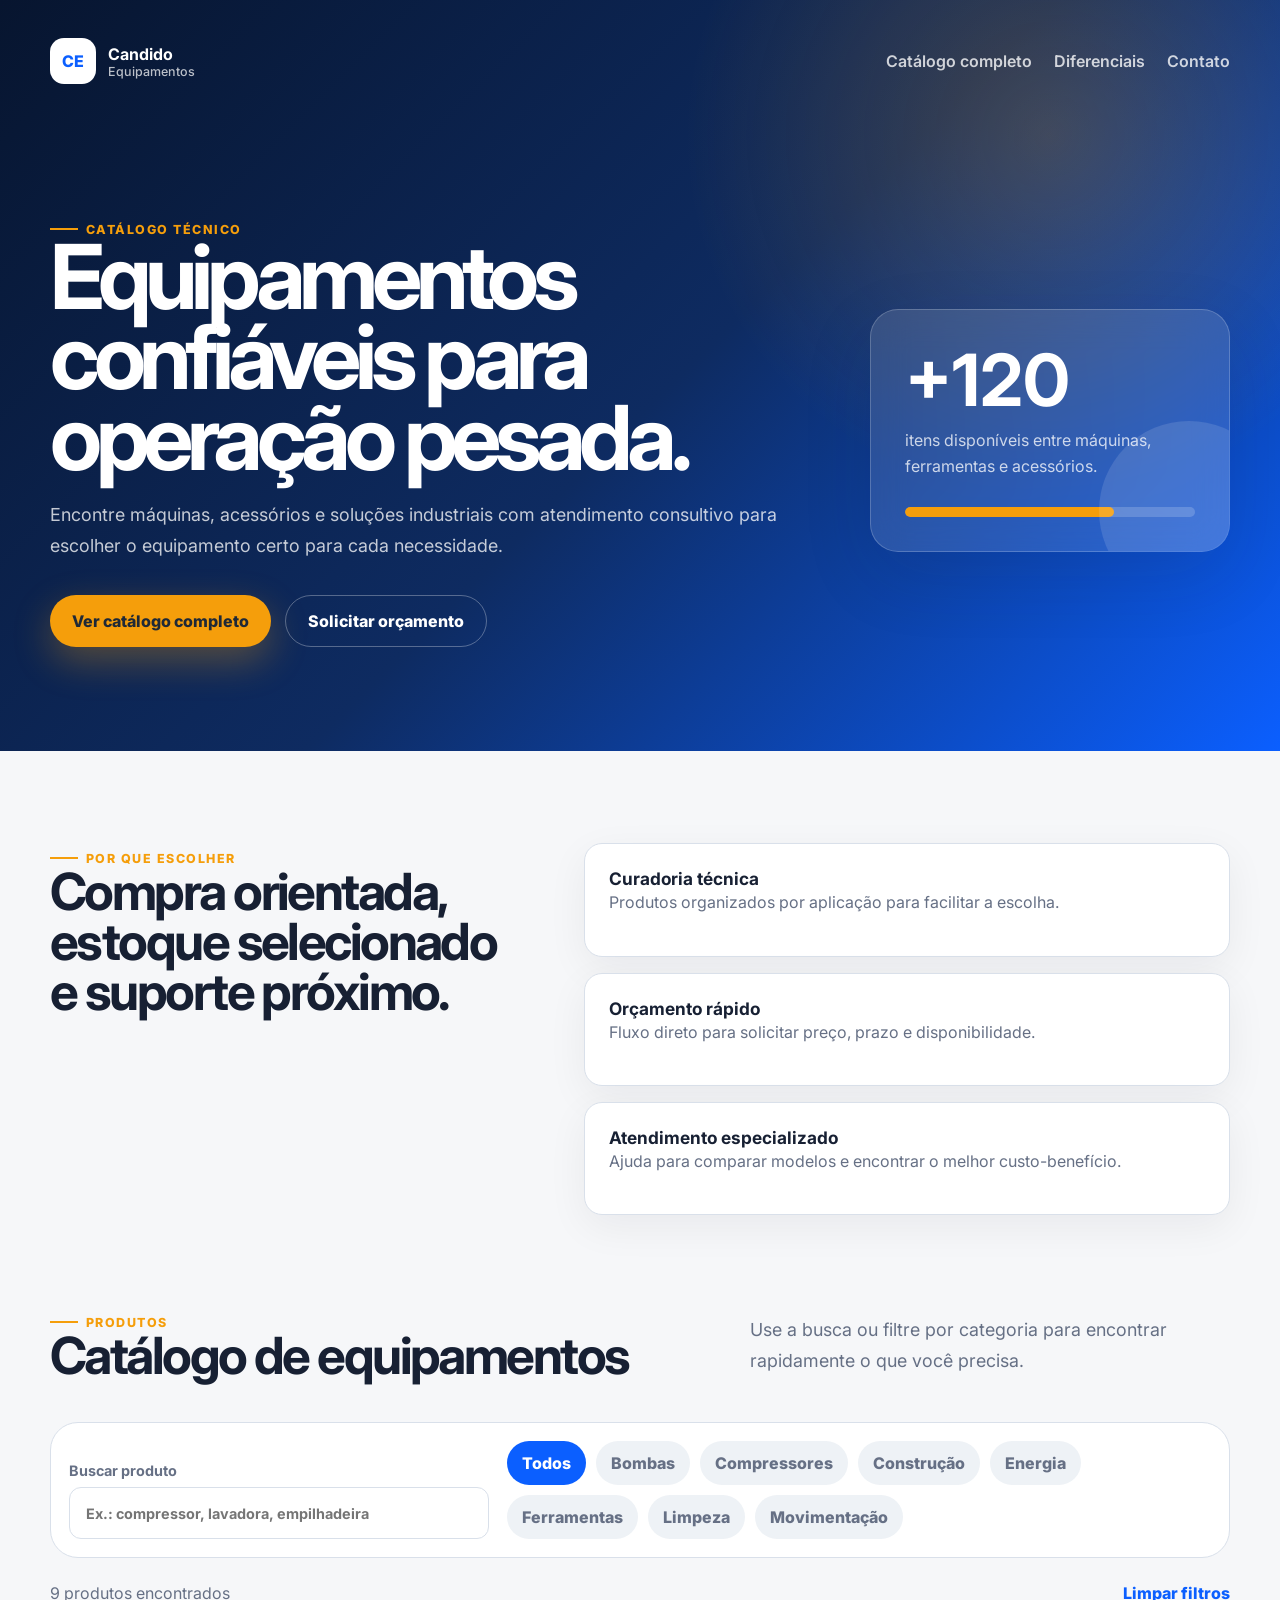
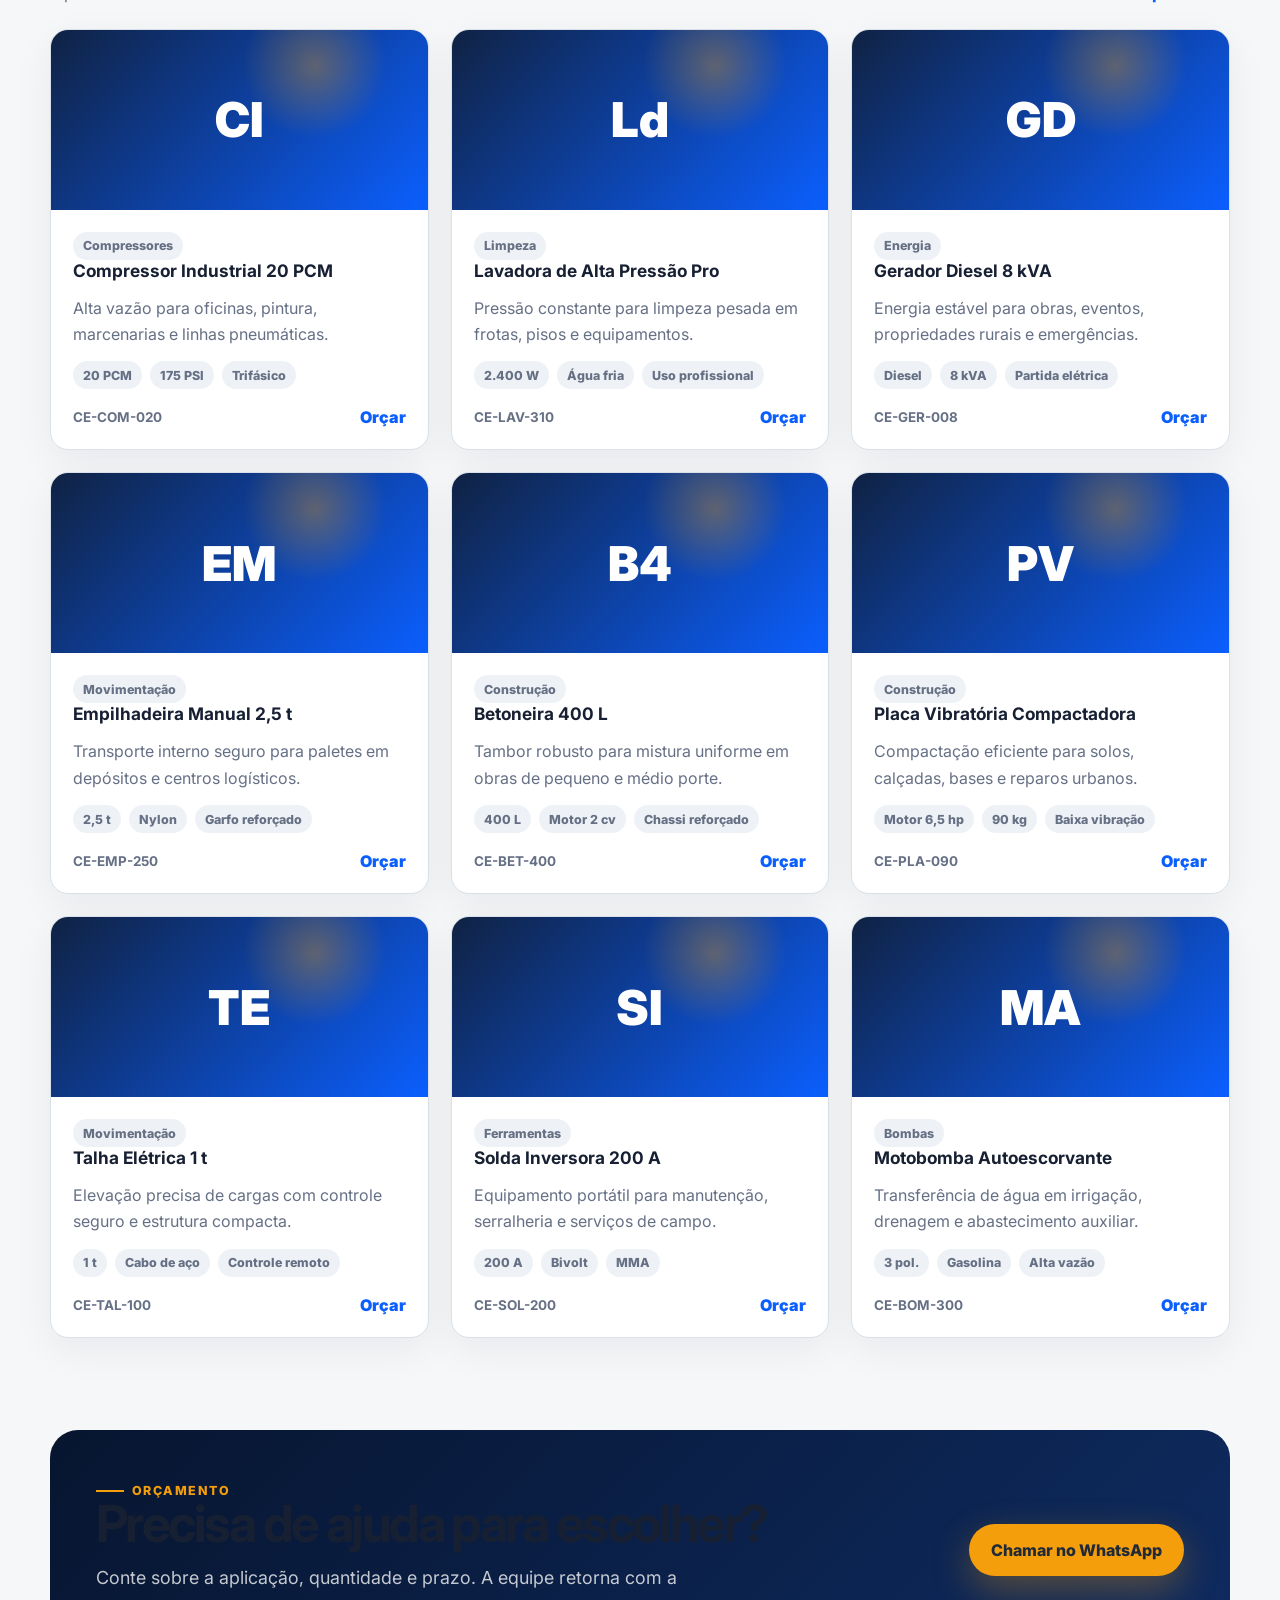
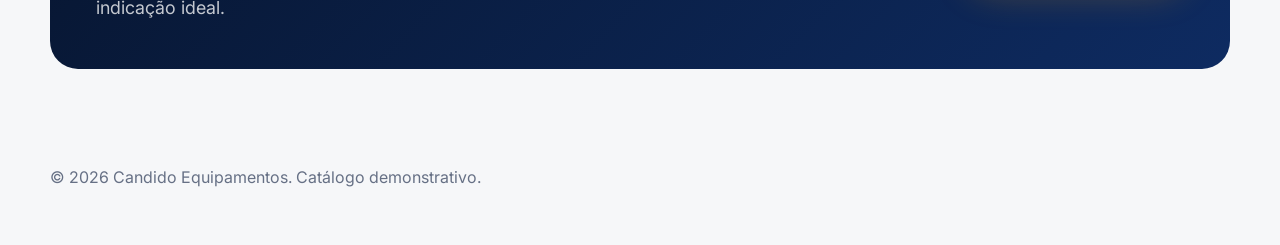
<file: index.html>
<!doctype html>
<html lang="pt-BR">
  <head>
    <meta charset="UTF-8" />
    <meta name="viewport" content="width=device-width, initial-scale=1.0" />
    <title>Catálogo | Candido Equipamentos</title>
    <meta
      name="description"
      content="Catálogo de equipamentos profissionais da Candido Equipamentos."
    />
    <link rel="preconnect" href="https://fonts.googleapis.com" />
    <link rel="preconnect" href="https://fonts.gstatic.com" crossorigin />
    <link
      href="https://fonts.googleapis.com/css2?family=Inter:wght@400;500;600;700;800&display=swap"
      rel="stylesheet"
    />
    <link rel="stylesheet" href="assets/styles.css" />
  </head>
  <body>
    <header class="site-header">
      <nav class="nav">
        <a class="brand" href="#" aria-label="Candido Equipamentos">
          <span class="brand__mark">CE</span>
          <span>
            <strong>Candido</strong>
            <small>Equipamentos</small>
          </span>
        </a>

        <div class="nav__links" aria-label="Navegação principal">
          <a href="catalogo-completo.html">Catálogo completo</a>
          <a href="#diferenciais">Diferenciais</a>
          <a href="#contato">Contato</a>
        </div>
      </nav>

      <section class="hero">
        <div class="hero__content">
          <span class="eyebrow">Catálogo técnico</span>
          <h1>Equipamentos confiáveis para operação pesada.</h1>
          <p>
            Encontre máquinas, acessórios e soluções industriais com atendimento
            consultivo para escolher o equipamento certo para cada necessidade.
          </p>
          <div class="hero__actions">
            <a class="button button--primary" href="catalogo-completo.html">
              Ver catálogo completo
            </a>
            <a class="button button--ghost" href="#contato">Solicitar orçamento</a>
          </div>
        </div>

        <aside class="hero-card" aria-label="Resumo do catálogo">
          <strong>+120</strong>
          <span>itens disponíveis entre máquinas, ferramentas e acessórios.</span>
          <div class="hero-card__meter">
            <span></span>
          </div>
        </aside>
      </section>
    </header>

    <main>
      <section class="section section--split" id="diferenciais">
        <div>
          <span class="eyebrow">Por que escolher</span>
          <h2>Compra orientada, estoque selecionado e suporte próximo.</h2>
        </div>
        <div class="features">
          <article>
            <strong>Curadoria técnica</strong>
            <p>Produtos organizados por aplicação para facilitar a escolha.</p>
          </article>
          <article>
            <strong>Orçamento rápido</strong>
            <p>Fluxo direto para solicitar preço, prazo e disponibilidade.</p>
          </article>
          <article>
            <strong>Atendimento especializado</strong>
            <p>Ajuda para comparar modelos e encontrar o melhor custo-benefício.</p>
          </article>
        </div>
      </section>

      <section class="section catalog" id="catalogo">
        <div class="section__header">
          <div>
            <span class="eyebrow">Produtos</span>
            <h2>Catálogo de equipamentos</h2>
          </div>
          <p>
            Use a busca ou filtre por categoria para encontrar rapidamente o que
            você precisa.
          </p>
        </div>

        <div class="catalog-toolbar" aria-label="Filtros do catálogo">
          <label class="search">
            <span>Buscar produto</span>
            <input
              id="searchInput"
              type="search"
              placeholder="Ex.: compressor, lavadora, empilhadeira"
              autocomplete="off"
            />
          </label>

          <div class="filters" id="categoryFilters" aria-label="Categorias"></div>
        </div>

        <div class="catalog__meta">
          <p id="resultCount"></p>
          <button class="link-button" id="clearFilters" type="button">
            Limpar filtros
          </button>
        </div>

        <div class="product-grid" id="productGrid" aria-live="polite"></div>
      </section>

      <section class="section contact" id="contato">
        <div>
          <span class="eyebrow">Orçamento</span>
          <h2>Precisa de ajuda para escolher?</h2>
          <p>
            Conte sobre a aplicação, quantidade e prazo. A equipe retorna com a
            indicação ideal.
          </p>
        </div>
        <a
          class="button button--primary"
          href="https://wa.me/5500000000000?text=Olá,%20quero%20solicitar%20um%20orçamento%20pelo%20catálogo."
          target="_blank"
          rel="noreferrer"
        >
          Chamar no WhatsApp
        </a>
      </section>
    </main>

    <footer class="footer">
      <p>© 2026 Candido Equipamentos. Catálogo demonstrativo.</p>
    </footer>

    <script src="assets/catalogo.js"></script>
  </body>
</html>
</file>
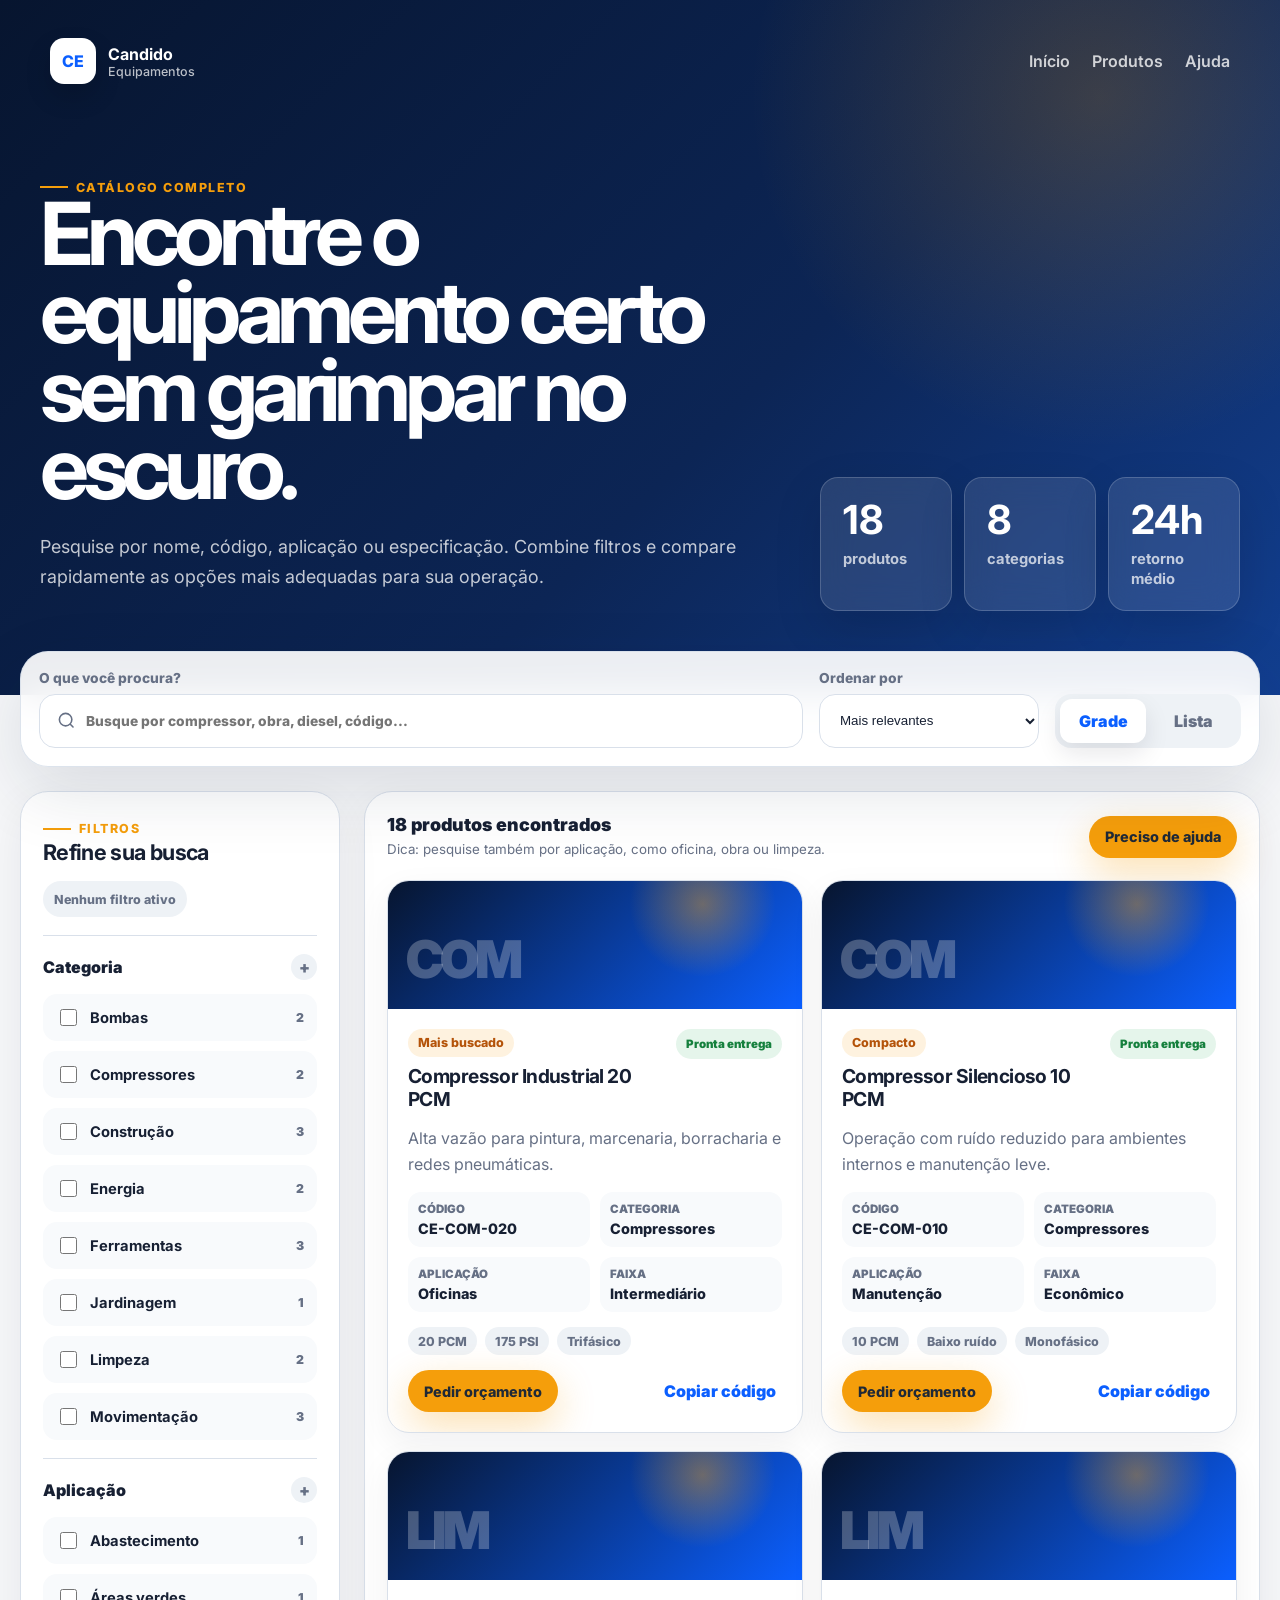
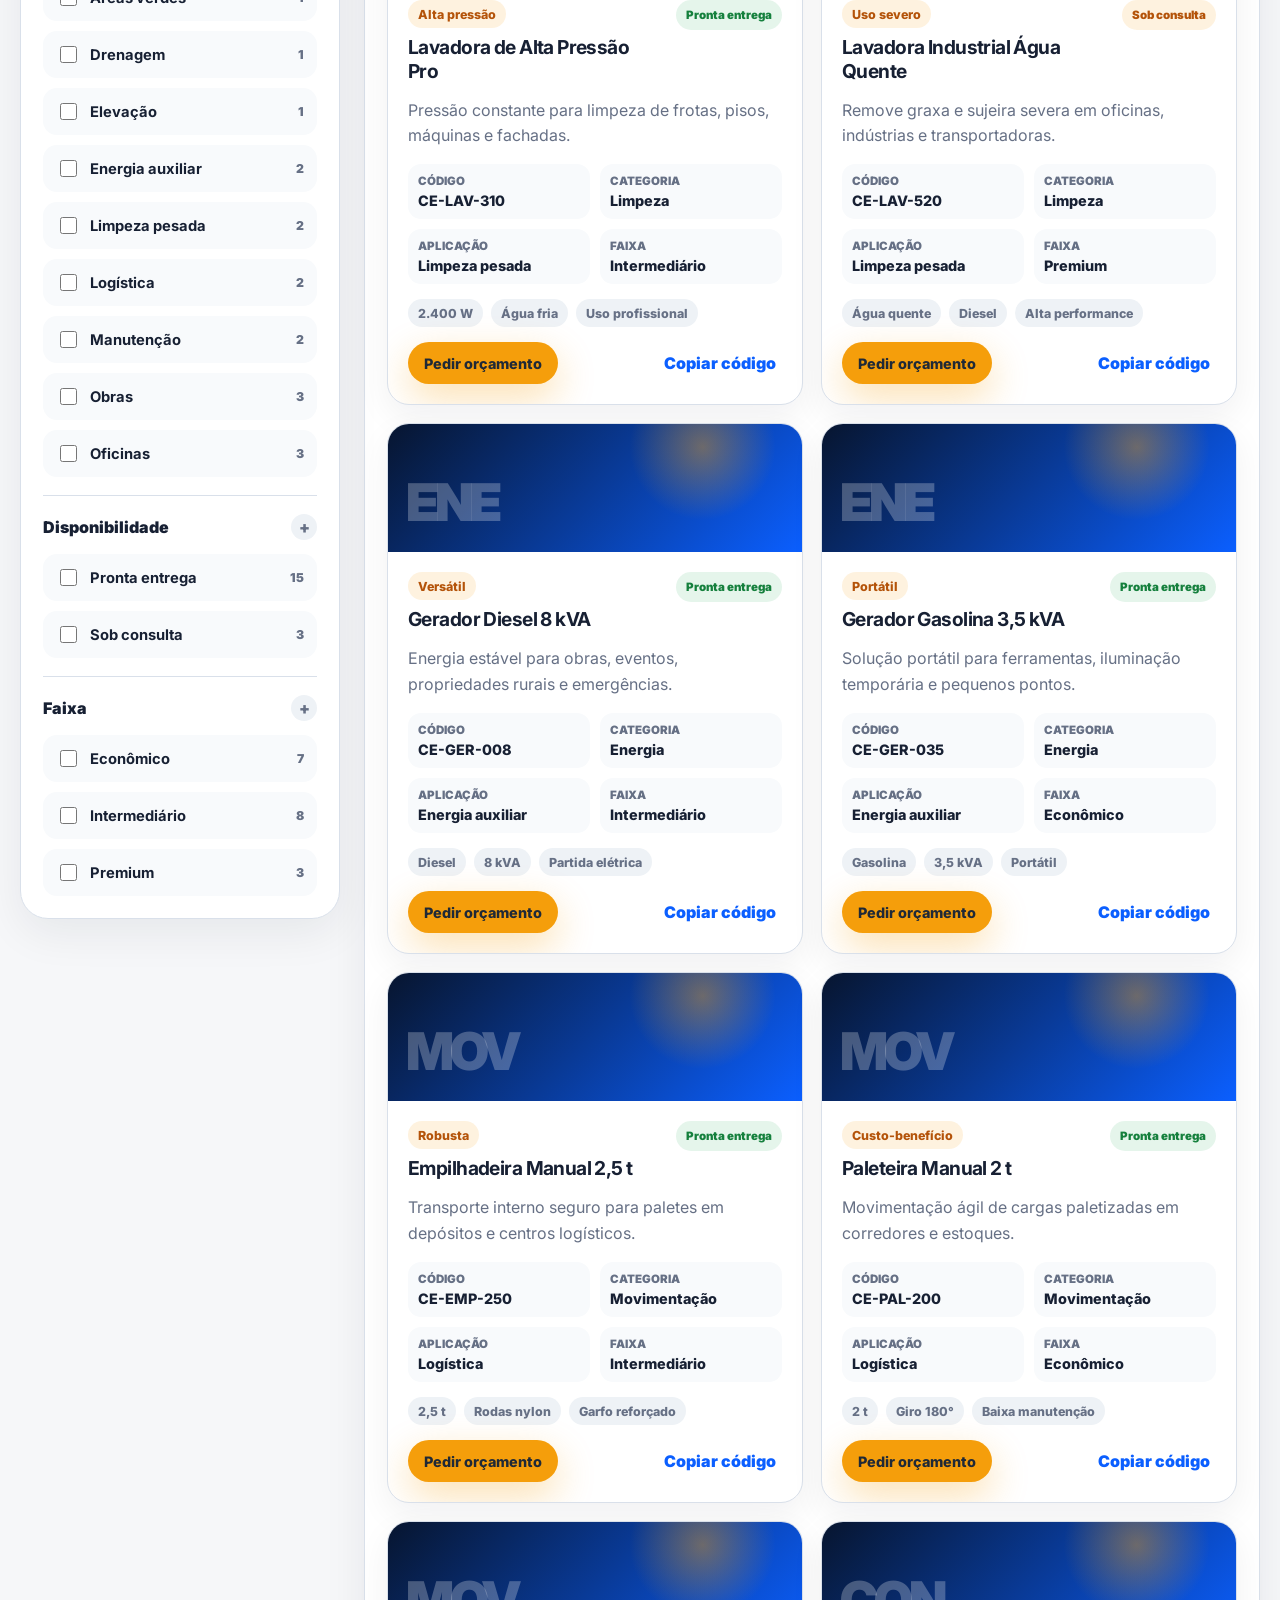
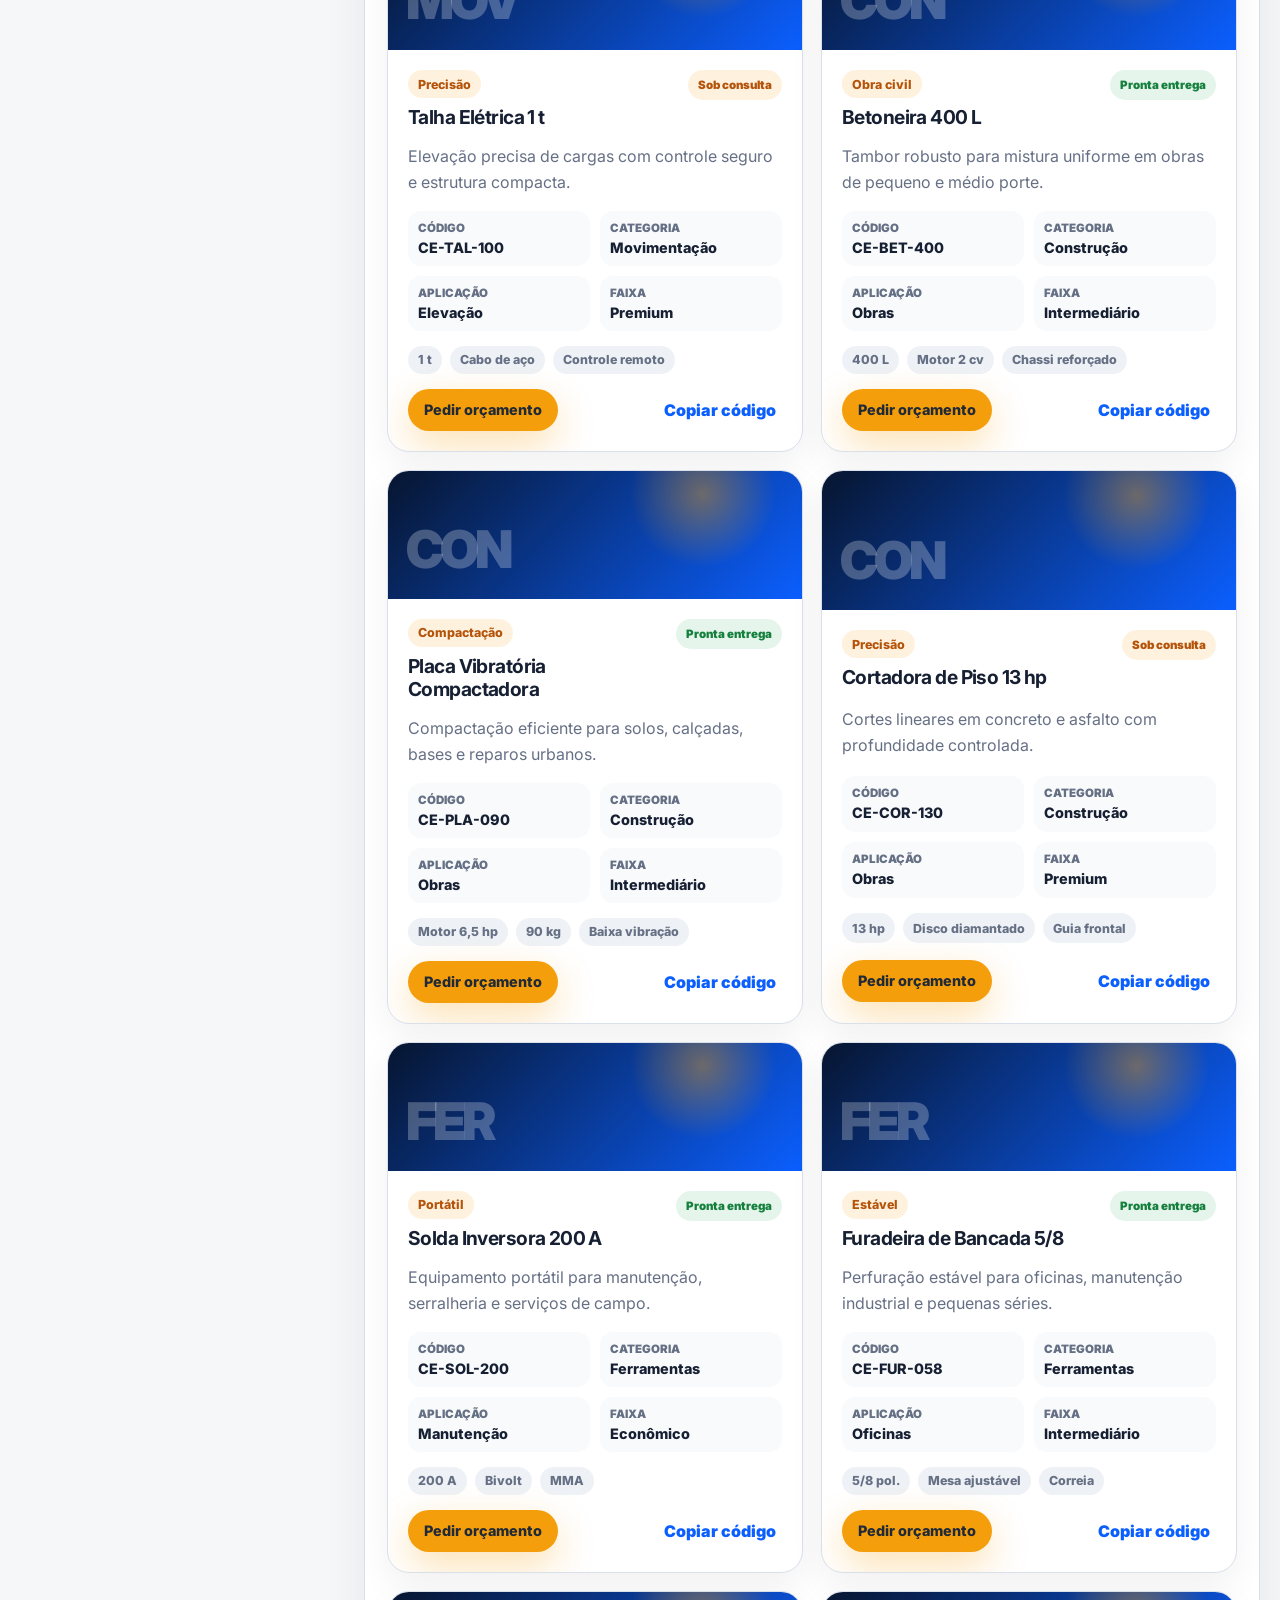
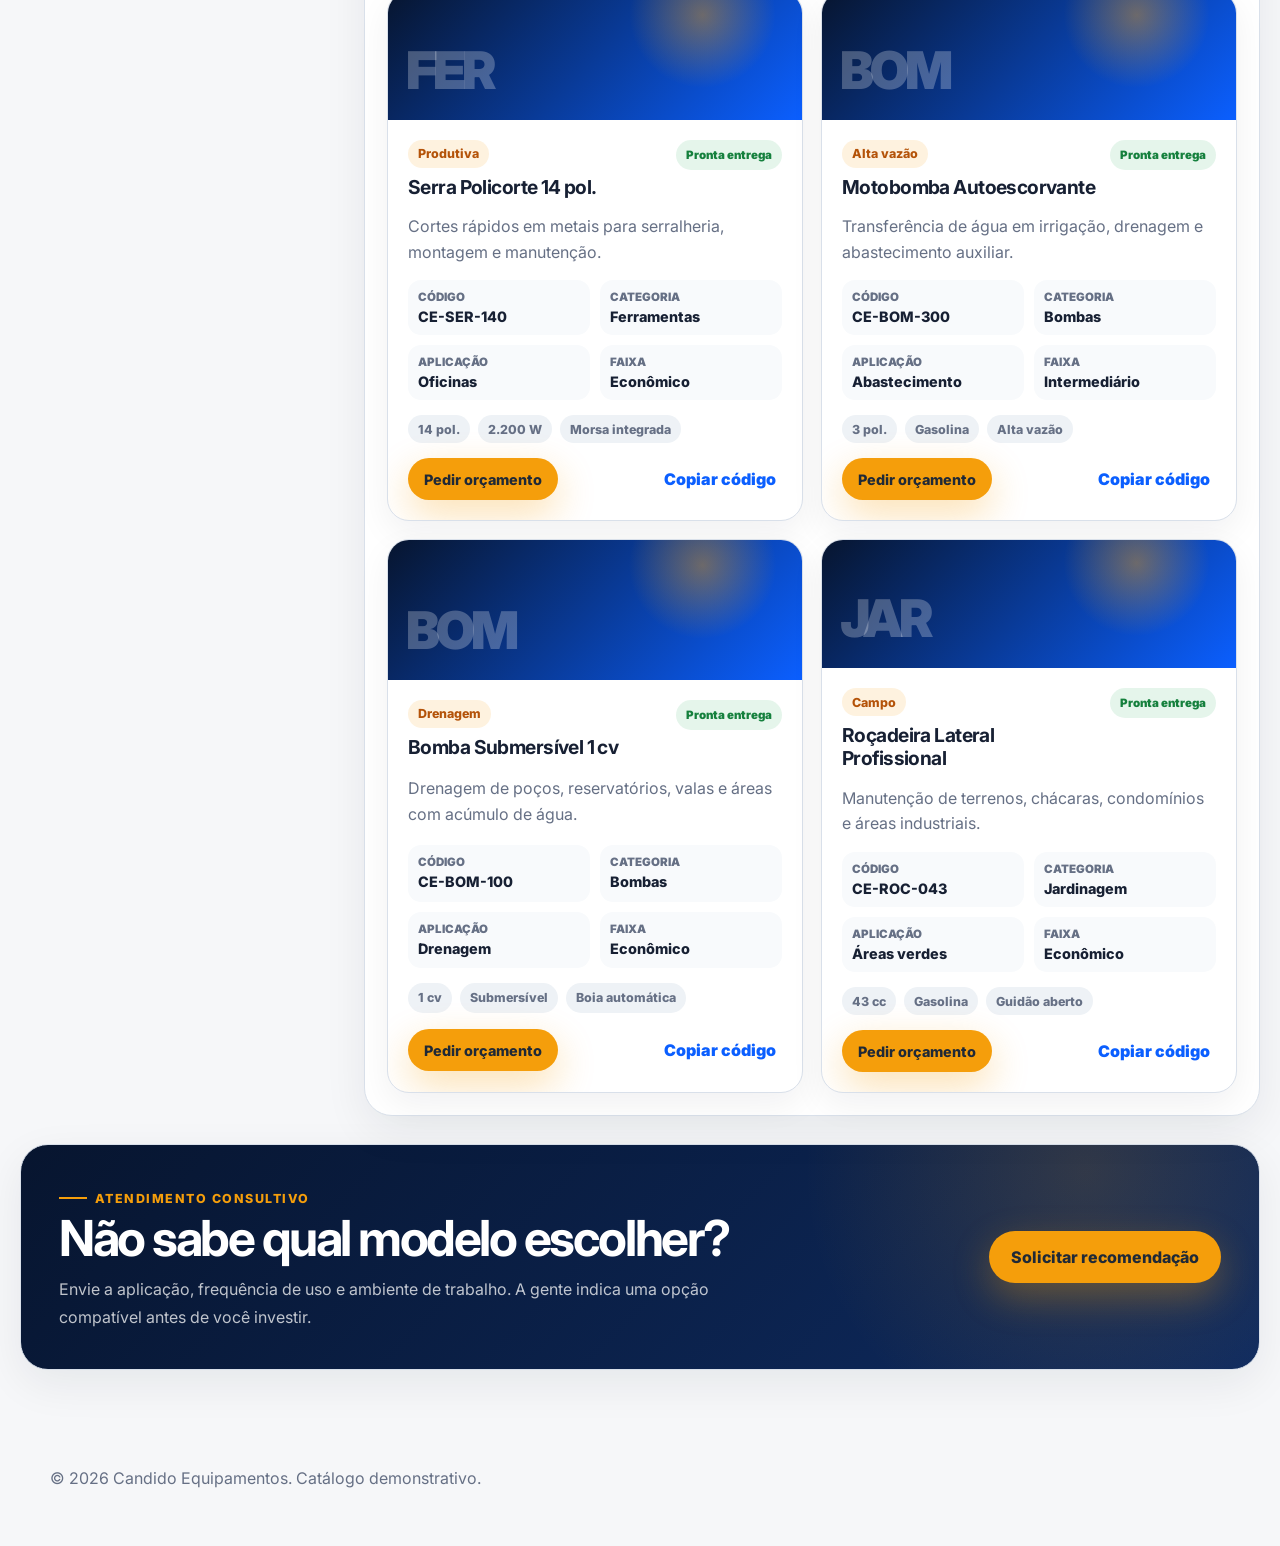
<file: catalogo-completo.html>
<!doctype html>
<html lang="pt-BR">
  <head>
    <meta charset="UTF-8" />
    <meta name="viewport" content="width=device-width, initial-scale=1.0" />
    <title>Catálogo completo | Candido Equipamentos</title>
    <meta
      name="description"
      content="Catálogo completo de equipamentos, máquinas e acessórios da Candido Equipamentos."
    />
    <link rel="preconnect" href="https://fonts.googleapis.com" />
    <link rel="preconnect" href="https://fonts.gstatic.com" crossorigin />
    <link
      href="https://fonts.googleapis.com/css2?family=Inter:wght@400;500;600;700;800;900&display=swap"
      rel="stylesheet"
    />
    <link rel="stylesheet" href="assets/styles.css" />
  </head>
  <body class="catalog-page">
    <header class="catalog-header">
      <nav class="nav catalog-nav">
        <a class="brand" href="catalogo.html" aria-label="Candido Equipamentos">
          <span class="brand__mark">CE</span>
          <span>
            <strong>Candido</strong>
            <small>Equipamentos</small>
          </span>
        </a>

        <div class="nav__links" aria-label="Navegação principal">
          <a href="catalogo.html">Início</a>
          <a href="#resultados">Produtos</a>
          <a href="#ajuda">Ajuda</a>
        </div>
      </nav>

      <section class="catalog-hero">
        <div>
          <span class="eyebrow">Catálogo completo</span>
          <h1>Encontre o equipamento certo sem garimpar no escuro.</h1>
          <p>
            Pesquise por nome, código, aplicação ou especificação. Combine
            filtros e compare rapidamente as opções mais adequadas para sua
            operação.
          </p>
        </div>

        <div class="catalog-kpis" aria-label="Resumo do catálogo">
          <article>
            <strong id="totalProducts">0</strong>
            <span>produtos</span>
          </article>
          <article>
            <strong id="totalCategories">0</strong>
            <span>categorias</span>
          </article>
          <article>
            <strong>24h</strong>
            <span>retorno médio</span>
          </article>
        </div>
      </section>
    </header>

    <main class="catalog-main" id="resultados">
      <section class="catalog-control-panel" aria-label="Pesquisa do catálogo">
        <label class="catalog-search">
          <span>O que você procura?</span>
          <input
            id="completeSearch"
            type="search"
            placeholder="Busque por compressor, obra, diesel, código..."
            autocomplete="off"
          />
        </label>

        <label class="catalog-select">
          <span>Ordenar por</span>
          <select id="sortSelect">
            <option value="relevance">Mais relevantes</option>
            <option value="name">Nome A-Z</option>
            <option value="category">Categoria</option>
            <option value="availability">Disponibilidade</option>
          </select>
        </label>

        <div class="view-toggle" aria-label="Alternar visualização">
          <button class="is-active" type="button" data-view="grid">Grade</button>
          <button type="button" data-view="list">Lista</button>
        </div>
      </section>

      <div class="catalog-layout">
        <aside class="filter-panel" aria-label="Filtros do catálogo">
          <div class="filter-panel__header">
            <div>
              <span class="eyebrow">Filtros</span>
              <h2>Refine sua busca</h2>
            </div>
            <button class="link-button" id="clearAllFilters" type="button">
              Limpar tudo
            </button>
          </div>

          <div class="active-filters" id="activeFilters" aria-live="polite"></div>

          <div class="filter-group">
            <button class="filter-group__title" type="button" data-toggle-filter>
              Categoria
              <span aria-hidden="true">+</span>
            </button>
            <div class="filter-options" id="categoryOptions"></div>
          </div>

          <div class="filter-group">
            <button class="filter-group__title" type="button" data-toggle-filter>
              Aplicação
              <span aria-hidden="true">+</span>
            </button>
            <div class="filter-options" id="applicationOptions"></div>
          </div>

          <div class="filter-group">
            <button class="filter-group__title" type="button" data-toggle-filter>
              Disponibilidade
              <span aria-hidden="true">+</span>
            </button>
            <div class="filter-options" id="availabilityOptions"></div>
          </div>

          <div class="filter-group">
            <button class="filter-group__title" type="button" data-toggle-filter>
              Faixa
              <span aria-hidden="true">+</span>
            </button>
            <div class="filter-options" id="budgetOptions"></div>
          </div>
        </aside>

        <section class="results-panel" aria-label="Resultados do catálogo">
          <div class="results-panel__header">
            <div>
              <p id="completeResultCount">0 produtos encontrados</p>
              <small id="completeResultHint">
                Dica: pesquise também por aplicação, como oficina, obra ou
                limpeza.
              </small>
            </div>
            <a class="button button--primary button--compact" href="#ajuda">
              Preciso de ajuda
            </a>
          </div>

          <div class="complete-product-grid" id="completeProductGrid"></div>
        </section>
      </div>

      <section class="catalog-help" id="ajuda">
        <div>
          <span class="eyebrow">Atendimento consultivo</span>
          <h2>Não sabe qual modelo escolher?</h2>
          <p>
            Envie a aplicação, frequência de uso e ambiente de trabalho. A gente
            indica uma opção compatível antes de você investir.
          </p>
        </div>
        <a
          class="button button--primary"
          href="https://wa.me/5500000000000?text=Olá,%20quero%20ajuda%20para%20escolher%20um%20equipamento%20no%20catálogo."
          target="_blank"
          rel="noreferrer"
        >
          Solicitar recomendação
        </a>
      </section>
    </main>

    <footer class="footer">
      <p>© 2026 Candido Equipamentos. Catálogo demonstrativo.</p>
    </footer>

    <script src="assets/catalogo-completo.js"></script>
  </body>
</html>
</file>
<file: assets/styles.css>
:root {
  --bg: #f6f7f9;
  --surface: #ffffff;
  --surface-soft: #eef2f6;
  --text: #172033;
  --muted: #667085;
  --primary: #0b5fff;
  --primary-dark: #0747be;
  --accent: #f59e0b;
  --border: #d9e0ea;
  --shadow: 0 24px 70px rgba(20, 32, 54, 0.12);
  --radius-lg: 28px;
  --radius-md: 18px;
  --radius-sm: 12px;
}

* {
  box-sizing: border-box;
}

html {
  scroll-behavior: smooth;
}

body {
  margin: 0;
  background: var(--bg);
  color: var(--text);
  font-family:
    Inter, system-ui, -apple-system, BlinkMacSystemFont, "Segoe UI", sans-serif;
}

a {
  color: inherit;
  text-decoration: none;
}

button,
input {
  font: inherit;
}

.site-header {
  min-height: 720px;
  padding: 24px;
  background:
    radial-gradient(circle at 82% 18%, rgba(245, 158, 11, 0.22), transparent 30%),
    linear-gradient(135deg, #07152f 0%, #0e2b61 52%, #0b5fff 100%);
  color: #ffffff;
}

.nav,
.hero,
.section,
.footer {
  width: min(1180px, calc(100% - 32px));
  margin: 0 auto;
}

.nav {
  display: flex;
  align-items: center;
  justify-content: space-between;
  gap: 24px;
  padding: 14px 0;
}

.brand {
  display: inline-flex;
  align-items: center;
  gap: 12px;
  font-size: 1rem;
}

.brand__mark {
  display: grid;
  width: 46px;
  height: 46px;
  place-items: center;
  border-radius: 14px;
  background: #ffffff;
  color: var(--primary);
  font-weight: 800;
}

.brand small {
  display: block;
  color: rgba(255, 255, 255, 0.72);
  font-size: 0.78rem;
  font-weight: 500;
}

.nav__links {
  display: flex;
  align-items: center;
  gap: 22px;
  color: rgba(255, 255, 255, 0.78);
  font-weight: 600;
}

.nav__links a:hover {
  color: #ffffff;
}

.hero {
  display: grid;
  grid-template-columns: minmax(0, 1fr) 360px;
  align-items: center;
  gap: 52px;
  padding: 116px 0 80px;
}

.hero__content {
  max-width: 760px;
}

.eyebrow {
  display: inline-flex;
  align-items: center;
  gap: 8px;
  color: var(--accent);
  font-size: 0.78rem;
  font-weight: 800;
  letter-spacing: 0.12em;
  text-transform: uppercase;
}

.eyebrow::before {
  width: 28px;
  height: 2px;
  background: currentColor;
  content: "";
}

h1,
h2,
p {
  margin-top: 0;
}

h1 {
  max-width: 820px;
  margin-bottom: 22px;
  font-size: clamp(3rem, 7vw, 6.5rem);
  line-height: 0.9;
  letter-spacing: -0.07em;
}

h2 {
  margin-bottom: 14px;
  font-size: clamp(2rem, 4vw, 3.65rem);
  line-height: 0.98;
  letter-spacing: -0.05em;
}

.hero p,
.section__header p,
.contact p {
  color: rgba(255, 255, 255, 0.76);
  font-size: 1.12rem;
  line-height: 1.7;
}

.hero__actions {
  display: flex;
  flex-wrap: wrap;
  gap: 14px;
  margin-top: 34px;
}

.button {
  display: inline-flex;
  align-items: center;
  justify-content: center;
  min-height: 52px;
  padding: 0 22px;
  border-radius: 999px;
  font-weight: 800;
  transition:
    transform 180ms ease,
    box-shadow 180ms ease,
    background 180ms ease;
}

.button:hover {
  transform: translateY(-2px);
}

.button--primary {
  background: var(--accent);
  color: #1f2937;
  box-shadow: 0 14px 38px rgba(245, 158, 11, 0.32);
}

.button--ghost {
  border: 1px solid rgba(255, 255, 255, 0.3);
  color: #ffffff;
}

.hero-card {
  position: relative;
  overflow: hidden;
  padding: 34px;
  border: 1px solid rgba(255, 255, 255, 0.2);
  border-radius: var(--radius-lg);
  background: rgba(255, 255, 255, 0.12);
  box-shadow: var(--shadow);
  backdrop-filter: blur(18px);
}

.hero-card::after {
  position: absolute;
  right: -50px;
  bottom: -50px;
  width: 180px;
  height: 180px;
  border-radius: 50%;
  background: rgba(255, 255, 255, 0.12);
  content: "";
}

.hero-card strong {
  display: block;
  margin-bottom: 12px;
  font-size: 4.5rem;
  line-height: 1;
}

.hero-card span {
  color: rgba(255, 255, 255, 0.76);
  line-height: 1.6;
}

.hero-card__meter {
  height: 10px;
  margin-top: 28px;
  overflow: hidden;
  border-radius: 999px;
  background: rgba(255, 255, 255, 0.18);
}

.hero-card__meter span {
  display: block;
  width: 72%;
  height: 100%;
  border-radius: inherit;
  background: var(--accent);
}

.section {
  padding: 92px 0;
}

.section--split {
  display: grid;
  grid-template-columns: 0.85fr 1.15fr;
  gap: 56px;
  align-items: start;
}

.section--split h2,
.catalog h2,
.contact h2 {
  color: var(--text);
}

.features {
  display: grid;
  gap: 16px;
}

.features article,
.product-card {
  border: 1px solid var(--border);
  border-radius: var(--radius-md);
  background: var(--surface);
  box-shadow: 0 12px 40px rgba(15, 23, 42, 0.06);
}

.features article {
  padding: 24px;
}

.features strong,
.product-card h3 {
  font-size: 1.08rem;
}

.features p,
.product-card p,
.catalog__meta,
.empty-state {
  color: var(--muted);
  line-height: 1.65;
}

.catalog {
  padding-top: 0;
}

.section__header {
  display: flex;
  align-items: end;
  justify-content: space-between;
  gap: 32px;
  margin-bottom: 28px;
}

.section__header p {
  max-width: 480px;
  color: var(--muted);
}

.catalog-toolbar {
  display: grid;
  grid-template-columns: minmax(260px, 420px) 1fr;
  gap: 18px;
  align-items: end;
  padding: 18px;
  border: 1px solid var(--border);
  border-radius: var(--radius-lg);
  background: var(--surface);
}

.search {
  display: grid;
  gap: 8px;
  color: var(--muted);
  font-size: 0.9rem;
  font-weight: 700;
}

.search input {
  width: 100%;
  min-height: 52px;
  padding: 0 16px;
  border: 1px solid var(--border);
  border-radius: var(--radius-sm);
  color: var(--text);
  outline: none;
}

.search input:focus {
  border-color: var(--primary);
  box-shadow: 0 0 0 4px rgba(11, 95, 255, 0.12);
}

.filters {
  display: flex;
  flex-wrap: wrap;
  gap: 10px;
}

.filter-button,
.link-button {
  border: 0;
  cursor: pointer;
  font-weight: 800;
}

.filter-button {
  min-height: 44px;
  padding: 0 15px;
  border-radius: 999px;
  background: var(--surface-soft);
  color: var(--muted);
}

.filter-button.is-active {
  background: var(--primary);
  color: #ffffff;
}

.catalog__meta {
  display: flex;
  justify-content: space-between;
  gap: 16px;
  margin: 22px 0;
}

.catalog__meta p {
  margin: 0;
}

.link-button {
  padding: 0;
  background: none;
  color: var(--primary);
}

.product-grid {
  display: grid;
  grid-template-columns: repeat(3, minmax(0, 1fr));
  gap: 22px;
}

.product-card {
  display: grid;
  overflow: hidden;
}

.product-card__visual {
  display: grid;
  min-height: 180px;
  place-items: center;
  background:
    radial-gradient(circle at 70% 20%, rgba(245, 158, 11, 0.35), transparent 24%),
    linear-gradient(135deg, #102243, #0b5fff);
  color: #ffffff;
  font-size: 3rem;
  font-weight: 900;
}

.product-card__body {
  display: grid;
  gap: 14px;
  padding: 22px;
}

.product-card h3,
.product-card p {
  margin: 0;
}

.product-card__tags {
  display: flex;
  flex-wrap: wrap;
  gap: 8px;
}

.tag {
  display: inline-flex;
  align-items: center;
  min-height: 28px;
  padding: 0 10px;
  border-radius: 999px;
  background: var(--surface-soft);
  color: var(--muted);
  font-size: 0.78rem;
  font-weight: 800;
}

.product-card__footer {
  display: flex;
  align-items: center;
  justify-content: space-between;
  gap: 16px;
  margin-top: 4px;
}

.product-card__code {
  color: var(--muted);
  font-size: 0.84rem;
  font-weight: 700;
}

.product-card__quote {
  color: var(--primary);
  font-weight: 900;
}

.empty-state {
  grid-column: 1 / -1;
  padding: 36px;
  border: 1px dashed var(--border);
  border-radius: var(--radius-md);
  background: var(--surface);
  text-align: center;
}

.contact {
  display: flex;
  align-items: center;
  justify-content: space-between;
  gap: 32px;
  margin-bottom: 72px;
  padding: 46px;
  border-radius: var(--radius-lg);
  background: linear-gradient(135deg, #07152f, #0e2b61);
  color: #ffffff;
}

.contact p {
  max-width: 620px;
  margin-bottom: 0;
}

.footer {
  padding: 26px 0 42px;
  color: var(--muted);
}

@media (max-width: 920px) {
  .site-header {
    min-height: auto;
  }

  .hero,
  .section--split,
  .catalog-toolbar {
    grid-template-columns: 1fr;
  }

  .hero {
    padding-top: 72px;
  }

  .section__header,
  .contact {
    align-items: start;
    flex-direction: column;
  }

  .product-grid {
    grid-template-columns: repeat(2, minmax(0, 1fr));
  }
}

@media (max-width: 640px) {
  .site-header {
    padding: 18px 0;
  }

  .nav {
    align-items: start;
    flex-direction: column;
  }

  .nav__links {
    width: 100%;
    justify-content: space-between;
    gap: 12px;
    font-size: 0.92rem;
  }

  h1 {
    font-size: clamp(2.7rem, 18vw, 4.4rem);
  }

  .hero-card {
    padding: 26px;
  }

  .section {
    padding: 64px 0;
  }

  .product-grid {
    grid-template-columns: 1fr;
  }

  .catalog__meta {
    align-items: start;
    flex-direction: column;
  }
}

.catalog-page {
  background:
    linear-gradient(180deg, #eef3fb 0%, rgba(246, 247, 249, 0) 360px),
    var(--bg);
}

.catalog-header {
  padding: 24px 24px 84px;
  background:
    radial-gradient(circle at 86% 14%, rgba(245, 158, 11, 0.2), transparent 28%),
    linear-gradient(135deg, #07152f 0%, #0c2555 58%, #123f91 100%);
  color: #ffffff;
}

.catalog-nav .brand__mark {
  box-shadow: 0 12px 26px rgba(0, 0, 0, 0.16);
}

.catalog-hero,
.catalog-main {
  width: min(1240px, calc(100% - 32px));
  margin: 0 auto;
}

.catalog-hero {
  display: grid;
  grid-template-columns: minmax(0, 1fr) 420px;
  gap: 48px;
  align-items: end;
  padding-top: 74px;
}

.catalog-hero h1 {
  max-width: 850px;
  margin-bottom: 24px;
  font-size: clamp(3rem, 6.8vw, 6rem);
}

.catalog-hero p {
  max-width: 760px;
  color: rgba(255, 255, 255, 0.76);
  font-size: 1.12rem;
  line-height: 1.7;
}

.catalog-kpis {
  display: grid;
  grid-template-columns: repeat(3, minmax(0, 1fr));
  gap: 12px;
}

.catalog-kpis article {
  min-height: 128px;
  padding: 22px;
  border: 1px solid rgba(255, 255, 255, 0.18);
  border-radius: var(--radius-md);
  background: rgba(255, 255, 255, 0.11);
  box-shadow: 0 18px 48px rgba(0, 0, 0, 0.13);
  backdrop-filter: blur(16px);
}

.catalog-kpis strong {
  display: block;
  margin-bottom: 8px;
  font-size: 2.5rem;
  line-height: 1;
}

.catalog-kpis span {
  color: rgba(255, 255, 255, 0.72);
  font-size: 0.92rem;
  font-weight: 700;
}

.catalog-main {
  margin-top: -44px;
  padding-bottom: 72px;
}

.catalog-control-panel {
  position: sticky;
  top: 0;
  z-index: 10;
  display: grid;
  grid-template-columns: minmax(280px, 1fr) 220px auto;
  gap: 16px;
  align-items: end;
  padding: 18px;
  border: 1px solid rgba(217, 224, 234, 0.9);
  border-radius: var(--radius-lg);
  background: rgba(255, 255, 255, 0.92);
  box-shadow: var(--shadow);
  backdrop-filter: blur(18px);
}

.catalog-search,
.catalog-select {
  display: grid;
  gap: 8px;
  color: var(--muted);
  font-size: 0.86rem;
  font-weight: 800;
}

.catalog-search input,
.catalog-select select {
  width: 100%;
  min-height: 54px;
  border: 1px solid var(--border);
  border-radius: 16px;
  background: #ffffff;
  color: var(--text);
  outline: none;
}

.catalog-search input {
  padding: 0 18px 0 46px;
  background-image: linear-gradient(transparent, transparent),
    url("data:image/svg+xml,%3Csvg width='19' height='19' viewBox='0 0 24 24' fill='none' xmlns='http://www.w3.org/2000/svg'%3E%3Cpath d='M10.875 18.75a7.875 7.875 0 1 1 0-15.75 7.875 7.875 0 0 1 0 15.75ZM20.25 20.25l-3.75-3.75' stroke='%23667085' stroke-width='2' stroke-linecap='round'/%3E%3C/svg%3E");
  background-repeat: no-repeat;
  background-position: 17px center;
}

.catalog-select select {
  padding: 0 16px;
  cursor: pointer;
}

.catalog-search input:focus,
.catalog-select select:focus {
  border-color: var(--primary);
  box-shadow: 0 0 0 4px rgba(11, 95, 255, 0.12);
}

.view-toggle {
  display: inline-grid;
  grid-template-columns: repeat(2, 1fr);
  gap: 4px;
  min-height: 54px;
  padding: 5px;
  border-radius: 16px;
  background: var(--surface-soft);
}

.view-toggle button {
  min-width: 86px;
  border: 0;
  border-radius: 12px;
  background: transparent;
  color: var(--muted);
  cursor: pointer;
  font-weight: 900;
}

.view-toggle button.is-active {
  background: #ffffff;
  color: var(--primary);
  box-shadow: 0 10px 24px rgba(15, 23, 42, 0.1);
}

.catalog-layout {
  display: grid;
  grid-template-columns: 320px minmax(0, 1fr);
  gap: 24px;
  align-items: start;
  margin-top: 24px;
}

.filter-panel,
.results-panel,
.catalog-help {
  border: 1px solid var(--border);
  border-radius: var(--radius-lg);
  background: var(--surface);
  box-shadow: 0 14px 44px rgba(15, 23, 42, 0.07);
}

.filter-panel {
  position: sticky;
  top: 112px;
  padding: 22px;
}

.filter-panel__header {
  display: flex;
  align-items: start;
  justify-content: space-between;
  gap: 16px;
  margin-bottom: 18px;
}

.filter-panel__header h2 {
  margin: 6px 0 0;
  font-size: 1.35rem;
  letter-spacing: -0.03em;
}

.active-filters {
  display: flex;
  flex-wrap: wrap;
  gap: 8px;
  min-height: 36px;
  margin-bottom: 18px;
}

.active-filters span,
.active-filters button {
  display: inline-flex;
  align-items: center;
  min-height: 32px;
  padding: 0 11px;
  border-radius: 999px;
  font-size: 0.78rem;
  font-weight: 800;
}

.active-filters span {
  background: var(--surface-soft);
  color: var(--muted);
}

.active-filters button {
  border: 0;
  background: rgba(11, 95, 255, 0.1);
  color: var(--primary);
  cursor: pointer;
}

.filter-group {
  border-top: 1px solid var(--border);
  padding: 18px 0;
}

.filter-group:last-child {
  padding-bottom: 0;
}

.filter-group__title {
  display: flex;
  align-items: center;
  justify-content: space-between;
  width: 100%;
  border: 0;
  background: transparent;
  color: var(--text);
  cursor: pointer;
  font-weight: 900;
  padding: 0;
  text-align: left;
}

.filter-group__title span {
  display: grid;
  width: 26px;
  height: 26px;
  place-items: center;
  border-radius: 50%;
  background: var(--surface-soft);
  color: var(--muted);
}

.filter-group.is-collapsed .filter-options {
  display: none;
}

.filter-options {
  display: grid;
  gap: 10px;
  margin-top: 14px;
}

.filter-option {
  display: grid;
  grid-template-columns: auto 1fr auto;
  gap: 10px;
  align-items: center;
  padding: 11px 12px;
  border: 1px solid transparent;
  border-radius: 14px;
  background: #f8fafc;
  color: var(--text);
  cursor: pointer;
  font-size: 0.92rem;
  font-weight: 700;
}

.filter-option:hover,
.filter-option:has(input:checked) {
  border-color: rgba(11, 95, 255, 0.26);
  background: rgba(11, 95, 255, 0.07);
}

.filter-option input {
  width: 17px;
  height: 17px;
  accent-color: var(--primary);
}

.filter-option small {
  color: var(--muted);
  font-weight: 900;
}

.filter-option.is-muted:not(:has(input:checked)) {
  opacity: 0.5;
}

.results-panel {
  min-width: 0;
  padding: 22px;
}

.results-panel__header {
  display: flex;
  align-items: center;
  justify-content: space-between;
  gap: 18px;
  margin-bottom: 20px;
}

.results-panel__header p {
  margin-bottom: 3px;
  color: var(--text);
  font-size: 1.12rem;
  font-weight: 900;
}

.results-panel__header small {
  color: var(--muted);
  line-height: 1.5;
}

.button--compact {
  min-height: 42px;
  padding: 0 16px;
  font-size: 0.9rem;
  white-space: nowrap;
}

.complete-product-grid {
  display: grid;
  grid-template-columns: repeat(2, minmax(0, 1fr));
  gap: 18px;
}

.complete-product-card {
  display: grid;
  overflow: hidden;
  border: 1px solid var(--border);
  border-radius: 22px;
  background: #ffffff;
  box-shadow: 0 12px 34px rgba(15, 23, 42, 0.06);
  transition:
    transform 180ms ease,
    box-shadow 180ms ease,
    border-color 180ms ease;
}

.complete-product-card:hover {
  transform: translateY(-3px);
  border-color: rgba(11, 95, 255, 0.28);
  box-shadow: 0 18px 48px rgba(15, 23, 42, 0.11);
}

.complete-product-card__visual {
  display: grid;
  min-height: 128px;
  place-items: end start;
  padding: 18px;
  background:
    radial-gradient(circle at 76% 18%, rgba(245, 158, 11, 0.42), transparent 22%),
    linear-gradient(135deg, #07152f, #0b5fff);
}

.complete-product-card__visual span {
  color: rgba(255, 255, 255, 0.26);
  font-size: 3.25rem;
  font-weight: 900;
  letter-spacing: -0.08em;
}

.complete-product-card__content {
  display: grid;
  gap: 15px;
  padding: 20px;
}

.complete-product-card__top {
  display: flex;
  align-items: start;
  justify-content: space-between;
  gap: 14px;
}

.complete-product-card h3 {
  margin: 8px 0 0;
  font-size: 1.2rem;
  letter-spacing: -0.03em;
  line-height: 1.2;
}

.complete-product-card p {
  margin: 0;
  color: var(--muted);
  line-height: 1.62;
}

.tag--accent {
  background: rgba(245, 158, 11, 0.13);
  color: #b45309;
}

.availability {
  display: inline-flex;
  align-items: center;
  min-height: 30px;
  padding: 0 10px;
  border-radius: 999px;
  font-size: 0.72rem;
  font-weight: 900;
  white-space: nowrap;
}

.availability.is-ready {
  background: rgba(22, 163, 74, 0.11);
  color: #15803d;
}

.availability.is-consult {
  background: rgba(245, 158, 11, 0.13);
  color: #b45309;
}

.product-meta {
  display: grid;
  grid-template-columns: repeat(2, minmax(0, 1fr));
  gap: 10px;
  margin: 0;
}

.product-meta div {
  padding: 10px;
  border-radius: 13px;
  background: #f8fafc;
}

.product-meta dt {
  color: var(--muted);
  font-size: 0.72rem;
  font-weight: 900;
  text-transform: uppercase;
}

.product-meta dd {
  margin: 4px 0 0;
  color: var(--text);
  font-size: 0.9rem;
  font-weight: 800;
}

.complete-product-card__actions {
  display: flex;
  align-items: center;
  justify-content: space-between;
  gap: 12px;
}

.ghost-action {
  min-height: 42px;
  border: 0;
  background: transparent;
  color: var(--primary);
  cursor: pointer;
  font-weight: 900;
}

.complete-product-grid.is-list {
  grid-template-columns: 1fr;
}

.complete-product-grid.is-list .complete-product-card {
  grid-template-columns: 180px minmax(0, 1fr);
}

.complete-product-grid.is-list .complete-product-card__visual {
  min-height: 100%;
}

.empty-state--large {
  display: grid;
  gap: 8px;
  min-height: 260px;
  place-content: center;
}

.empty-state--large strong {
  color: var(--text);
  font-size: 1.3rem;
}

.catalog-help {
  display: flex;
  align-items: center;
  justify-content: space-between;
  gap: 28px;
  margin-top: 28px;
  padding: 38px;
  background:
    radial-gradient(circle at 86% 12%, rgba(245, 158, 11, 0.16), transparent 26%),
    linear-gradient(135deg, #07152f, #0e2b61);
  color: #ffffff;
}

.catalog-help h2 {
  margin-top: 8px;
  color: #ffffff;
  font-size: clamp(1.9rem, 4vw, 3.1rem);
}

.catalog-help p {
  max-width: 680px;
  margin-bottom: 0;
  color: rgba(255, 255, 255, 0.74);
  line-height: 1.7;
}

@media (max-width: 1080px) {
  .catalog-hero,
  .catalog-layout {
    grid-template-columns: 1fr;
  }

  .catalog-kpis {
    max-width: 640px;
  }

  .filter-panel {
    position: static;
  }

  .filter-panel {
    display: grid;
    grid-template-columns: 1fr 1fr;
    gap: 0 18px;
  }

  .filter-panel__header,
  .active-filters {
    grid-column: 1 / -1;
  }
}

@media (max-width: 820px) {
  .catalog-control-panel {
    position: static;
    grid-template-columns: 1fr;
  }

  .view-toggle {
    width: 100%;
  }

  .complete-product-grid {
    grid-template-columns: 1fr;
  }

  .complete-product-grid.is-list .complete-product-card {
    grid-template-columns: 1fr;
  }

  .catalog-help,
  .results-panel__header {
    align-items: start;
    flex-direction: column;
  }
}

@media (max-width: 640px) {
  .catalog-header {
    padding: 18px 0 70px;
  }

  .catalog-hero {
    padding-top: 56px;
  }

  .catalog-kpis,
  .filter-panel,
  .product-meta {
    grid-template-columns: 1fr;
  }

  .catalog-kpis article {
    min-height: auto;
  }

  .filter-panel,
  .results-panel,
  .catalog-help {
    padding: 18px;
    border-radius: 22px;
  }

  .complete-product-card__top,
  .complete-product-card__actions {
    align-items: start;
    flex-direction: column;
  }
}
</file>
